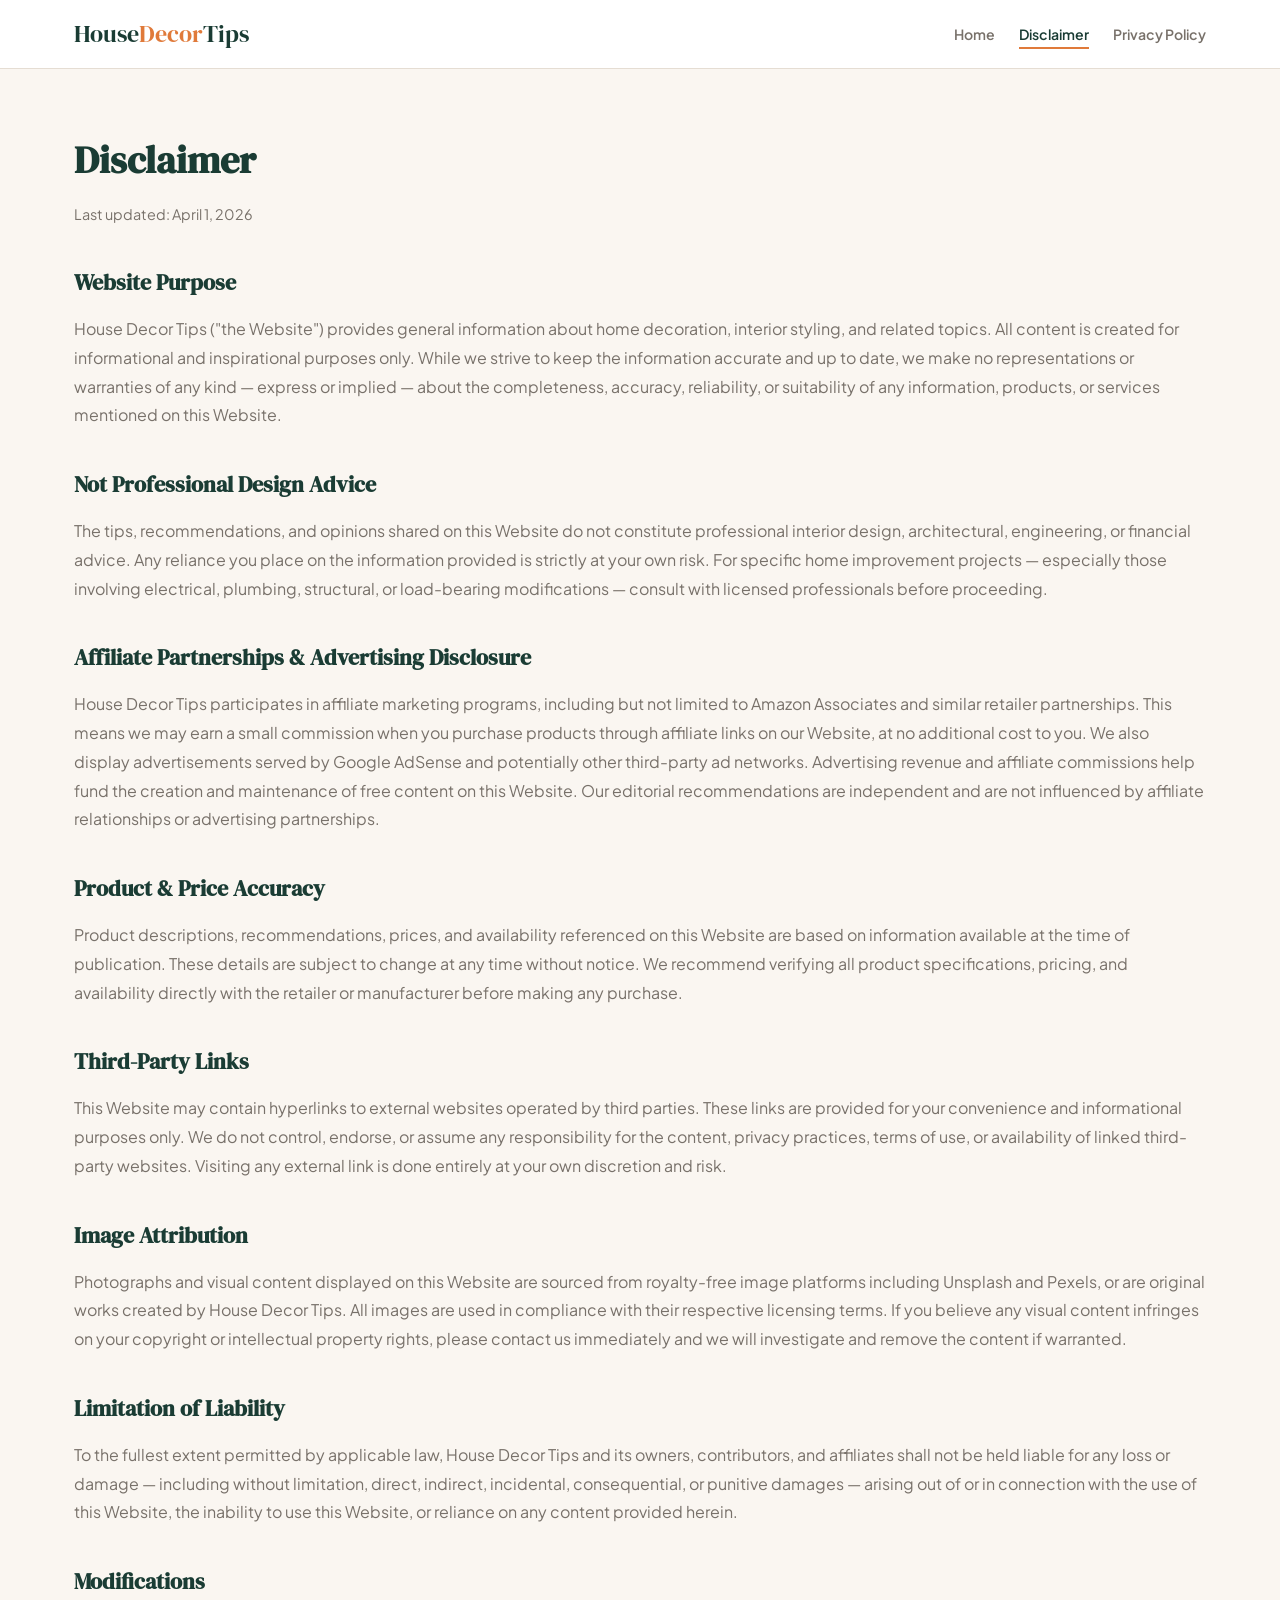
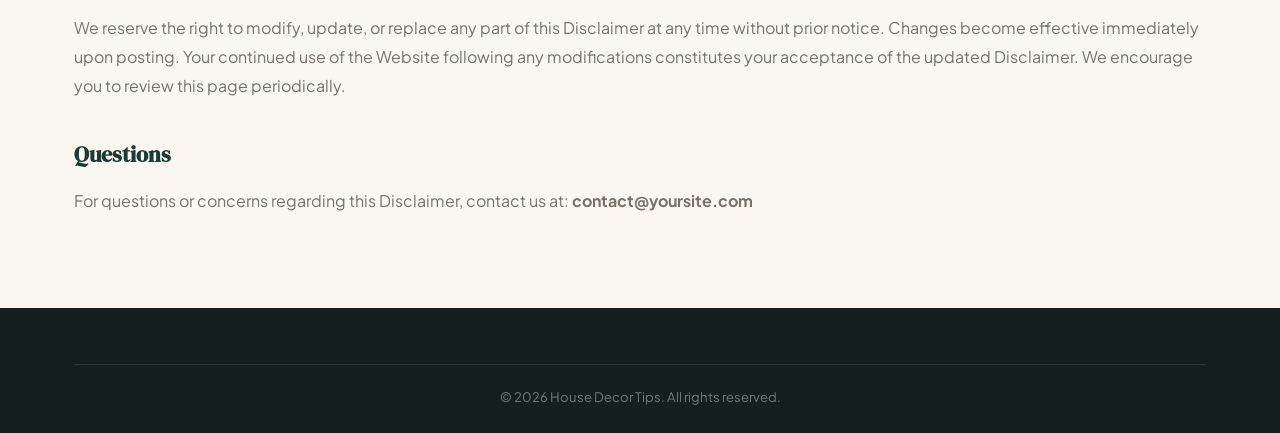
<file: public/disclaimer.html>
<!DOCTYPE html>
<html lang="en">
<head>
    <meta charset="UTF-8">
    <meta name="viewport" content="width=device-width, initial-scale=1.0">
    <meta name="description" content="Disclaimer for House Decor Tips — information about content accuracy, affiliate relationships, and advertising policies.">
    <meta name="robots" content="noindex, follow">
    <title>Disclaimer — House Decor Tips</title>
    <link rel="preconnect" href="https://fonts.googleapis.com">
    <link rel="preconnect" href="https://fonts.gstatic.com" crossorigin>
    <link href="https://fonts.googleapis.com/css2?family=DM+Serif+Display&family=Plus+Jakarta+Sans:wght@400;500;600;700;800&display=swap" rel="stylesheet">
    <link rel="stylesheet" href="style.css">
</head>
<body>

    <header class="site-header" id="siteHeader">
        <div class="container header-inner">
            <a href="index.html" class="logo">House<span>Decor</span>Tips</a>
            <nav aria-label="Primary Navigation">
                <ul class="nav-menu" id="navMenu">
                    <li><a href="index.html">Home</a></li>
                    <li><a href="disclaimer.html" class="active">Disclaimer</a></li>
                    <li><a href="privacy-policy.html">Privacy Policy</a></li>
                </ul>
                <button class="menu-toggle" id="menuToggle" aria-label="Open navigation">
                    <svg width="28" height="28" viewBox="0 0 24 24" fill="none" stroke="currentColor" stroke-width="2.2" stroke-linecap="round"><line x1="3" y1="6" x2="21" y2="6"/><line x1="3" y1="12" x2="21" y2="12"/><line x1="3" y1="18" x2="21" y2="18"/></svg>
                </button>
            </nav>
        </div>
    </header>

    <main class="legal-page">
        <div class="container">
            <h1>Disclaimer</h1>
            <p class="updated">Last updated: April 1, 2026</p>

            <h2>Website Purpose</h2>
            <p>House Decor Tips ("the Website") provides general information about home decoration, interior styling, and related topics. All content is created for informational and inspirational purposes only. While we strive to keep the information accurate and up to date, we make no representations or warranties of any kind — express or implied — about the completeness, accuracy, reliability, or suitability of any information, products, or services mentioned on this Website.</p>

            <h2>Not Professional Design Advice</h2>
            <p>The tips, recommendations, and opinions shared on this Website do not constitute professional interior design, architectural, engineering, or financial advice. Any reliance you place on the information provided is strictly at your own risk. For specific home improvement projects — especially those involving electrical, plumbing, structural, or load-bearing modifications — consult with licensed professionals before proceeding.</p>

            <h2>Affiliate Partnerships & Advertising Disclosure</h2>
            <p>House Decor Tips participates in affiliate marketing programs, including but not limited to Amazon Associates and similar retailer partnerships. This means we may earn a small commission when you purchase products through affiliate links on our Website, at no additional cost to you. We also display advertisements served by Google AdSense and potentially other third-party ad networks. Advertising revenue and affiliate commissions help fund the creation and maintenance of free content on this Website. Our editorial recommendations are independent and are not influenced by affiliate relationships or advertising partnerships.</p>

            <h2>Product & Price Accuracy</h2>
            <p>Product descriptions, recommendations, prices, and availability referenced on this Website are based on information available at the time of publication. These details are subject to change at any time without notice. We recommend verifying all product specifications, pricing, and availability directly with the retailer or manufacturer before making any purchase.</p>

            <h2>Third-Party Links</h2>
            <p>This Website may contain hyperlinks to external websites operated by third parties. These links are provided for your convenience and informational purposes only. We do not control, endorse, or assume any responsibility for the content, privacy practices, terms of use, or availability of linked third-party websites. Visiting any external link is done entirely at your own discretion and risk.</p>

            <h2>Image Attribution</h2>
            <p>Photographs and visual content displayed on this Website are sourced from royalty-free image platforms including Unsplash and Pexels, or are original works created by House Decor Tips. All images are used in compliance with their respective licensing terms. If you believe any visual content infringes on your copyright or intellectual property rights, please contact us immediately and we will investigate and remove the content if warranted.</p>

            <h2>Limitation of Liability</h2>
            <p>To the fullest extent permitted by applicable law, House Decor Tips and its owners, contributors, and affiliates shall not be held liable for any loss or damage — including without limitation, direct, indirect, incidental, consequential, or punitive damages — arising out of or in connection with the use of this Website, the inability to use this Website, or reliance on any content provided herein.</p>

            <h2>Modifications</h2>
            <p>We reserve the right to modify, update, or replace any part of this Disclaimer at any time without prior notice. Changes become effective immediately upon posting. Your continued use of the Website following any modifications constitutes your acceptance of the updated Disclaimer. We encourage you to review this page periodically.</p>

            <h2>Questions</h2>
            <p>For questions or concerns regarding this Disclaimer, contact us at: <strong>contact@yoursite.com</strong></p>
        </div>
    </main>

    <footer class="site-footer">
        <div class="container"><div class="footer-bottom"><p>&copy; 2026 House Decor Tips. All rights reserved.</p></div></div>
    </footer>

    <script src="script.js"></script>
</body>
</html>
</file>
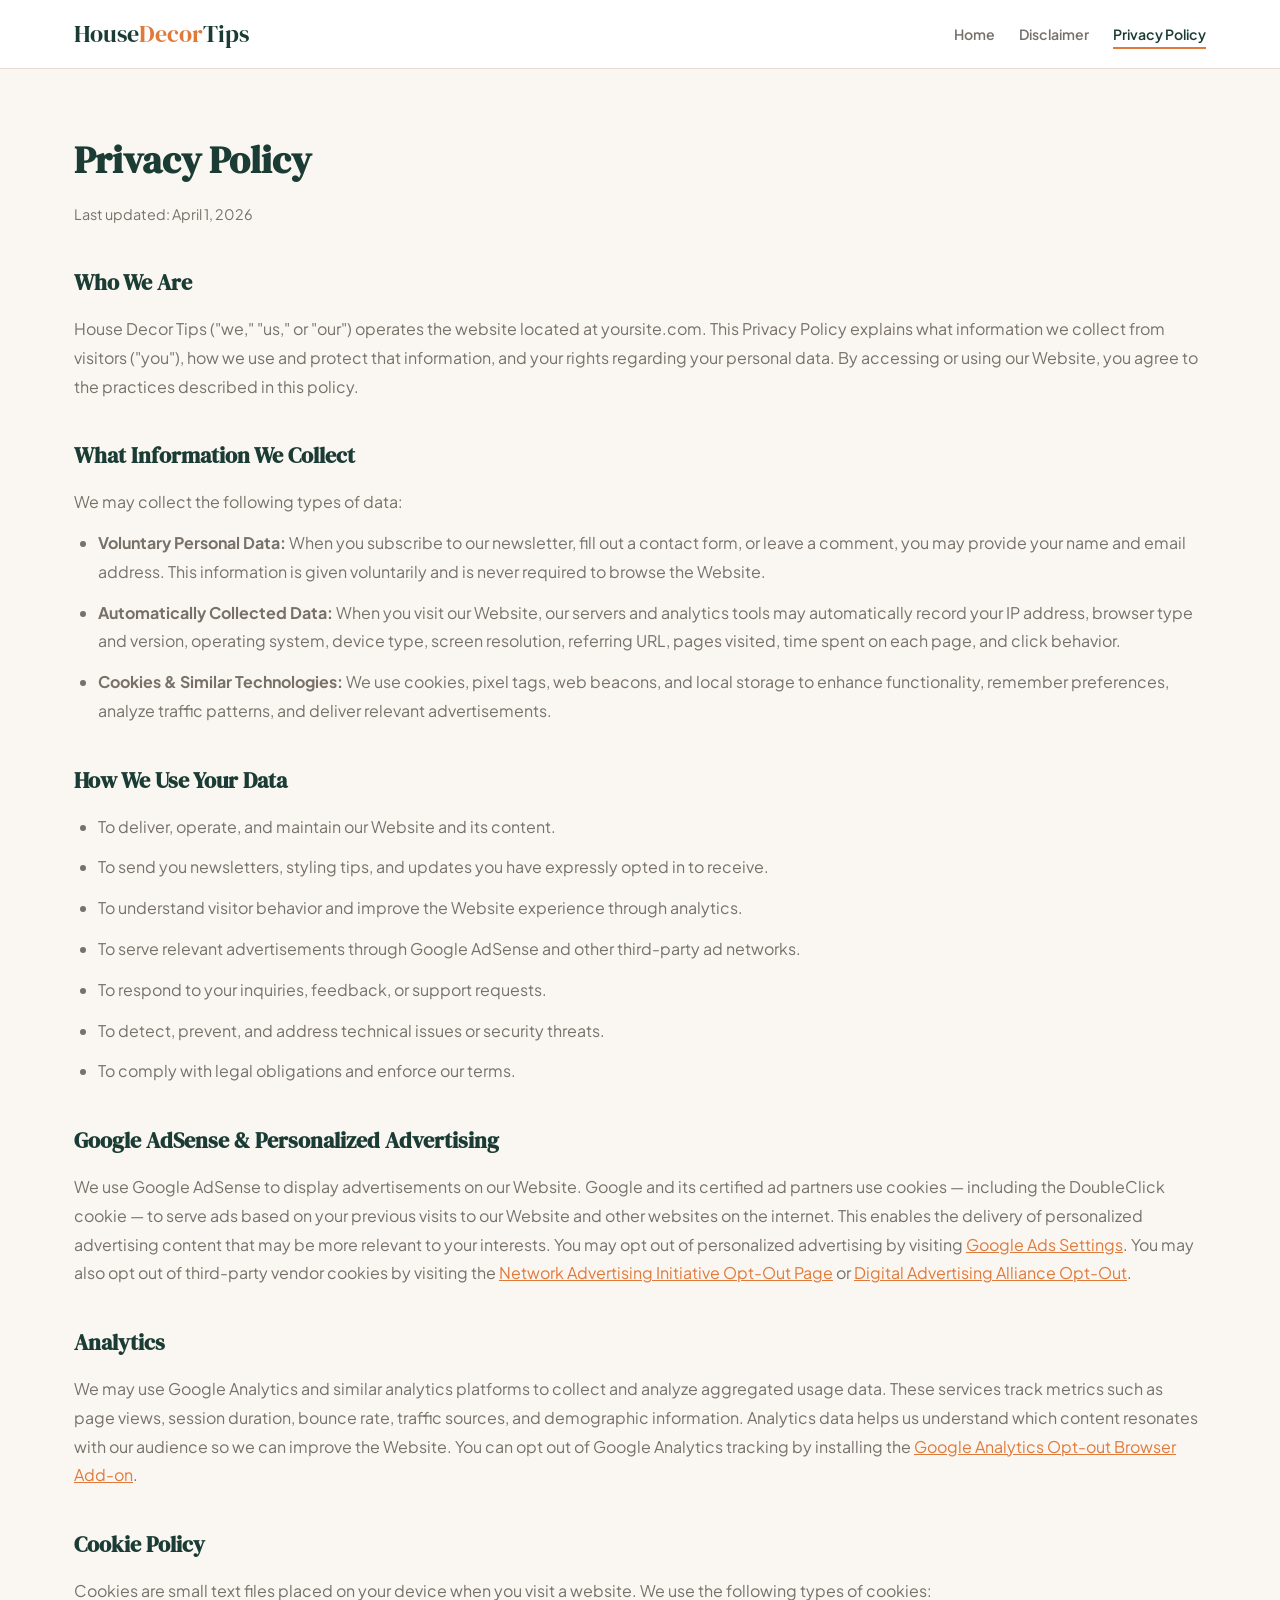
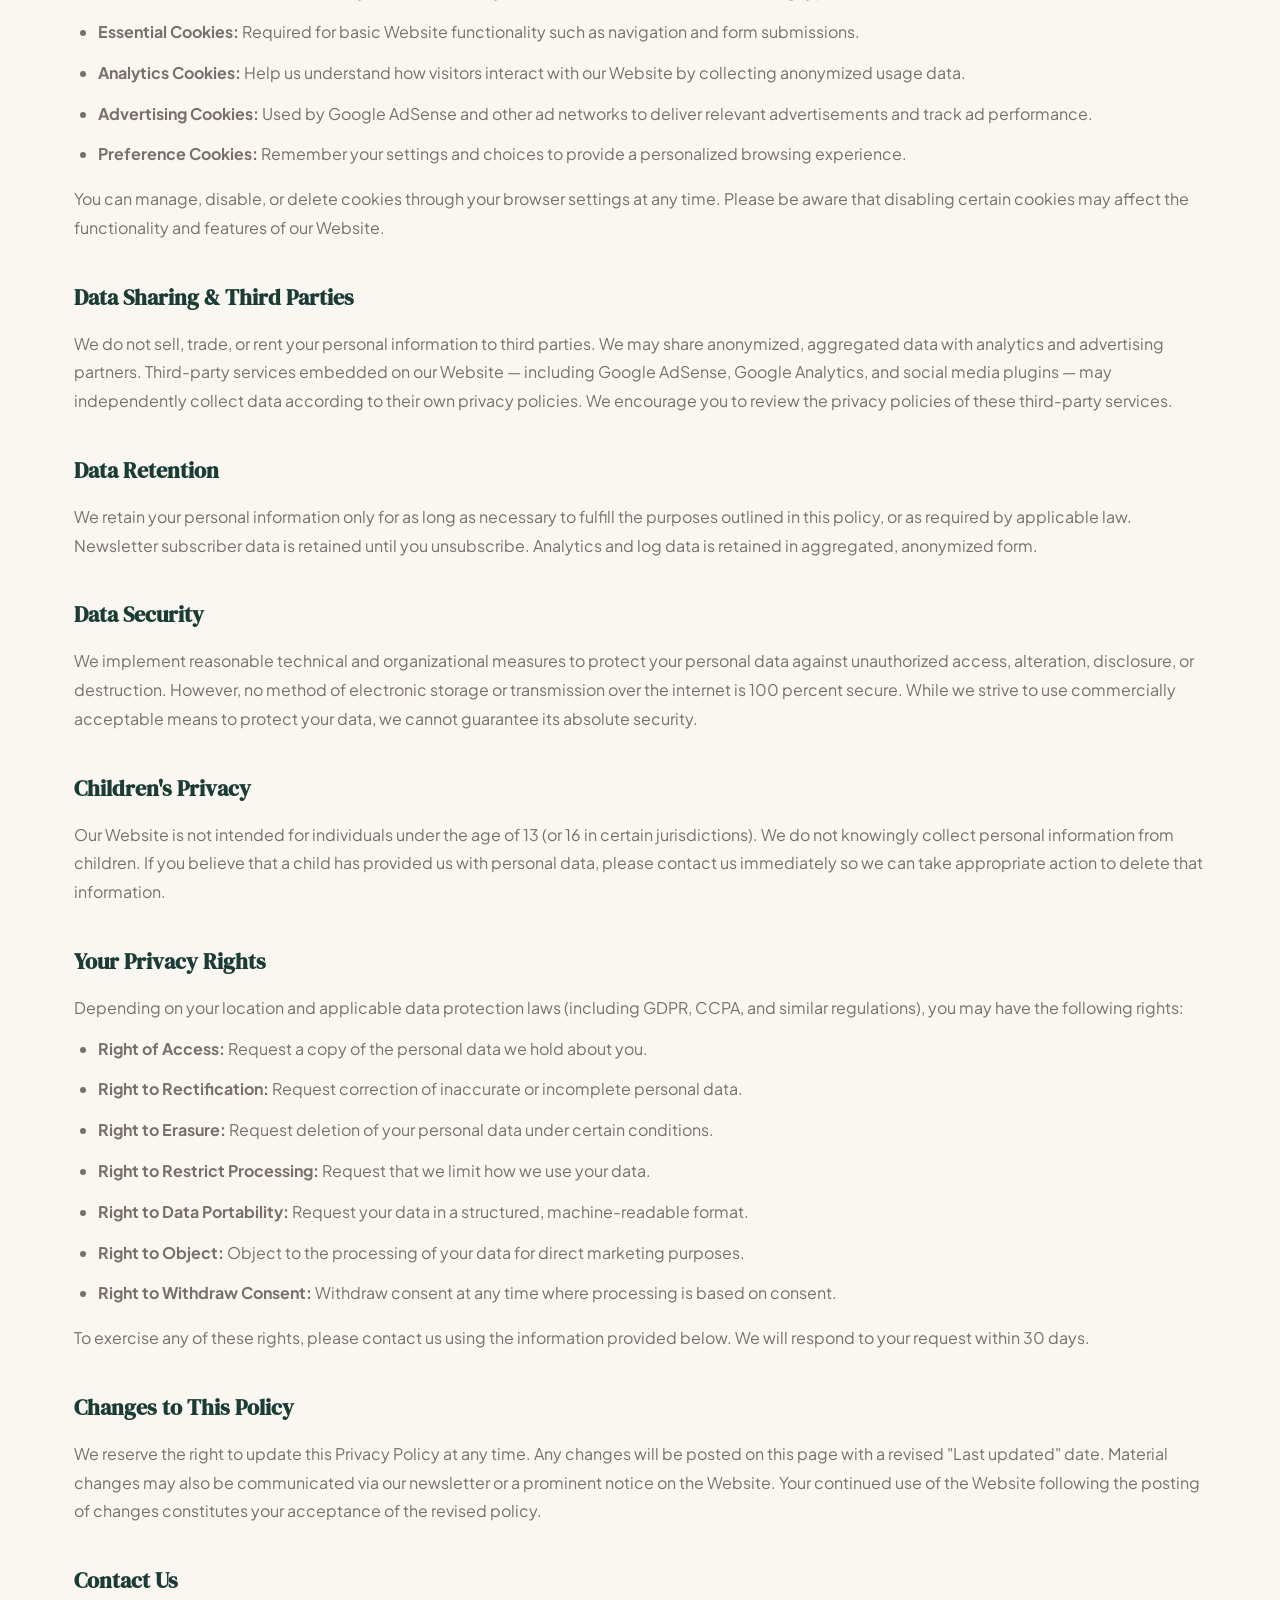
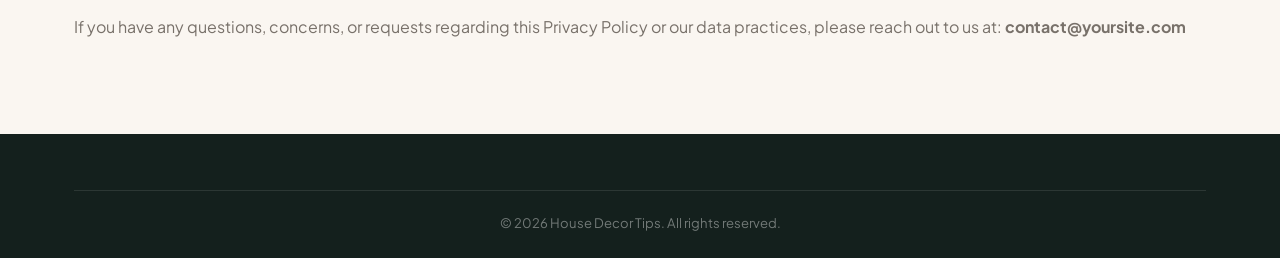
<file: public/privacy-policy.html>
<!DOCTYPE html>
<html lang="en">
<head>
    <meta charset="UTF-8">
    <meta name="viewport" content="width=device-width, initial-scale=1.0">
    <meta name="description" content="Privacy Policy for House Decor Tips — how we collect, use, store, and protect your personal information.">
    <meta name="robots" content="noindex, follow">
    <title>Privacy Policy — House Decor Tips</title>
    <link rel="preconnect" href="https://fonts.googleapis.com">
    <link rel="preconnect" href="https://fonts.gstatic.com" crossorigin>
    <link href="https://fonts.googleapis.com/css2?family=DM+Serif+Display&family=Plus+Jakarta+Sans:wght@400;500;600;700;800&display=swap" rel="stylesheet">
    <link rel="stylesheet" href="style.css">
</head>
<body>

    <header class="site-header" id="siteHeader">
        <div class="container header-inner">
            <a href="index.html" class="logo">House<span>Decor</span>Tips</a>
            <nav aria-label="Primary Navigation">
                <ul class="nav-menu" id="navMenu">
                    <li><a href="index.html">Home</a></li>
                    <li><a href="disclaimer.html">Disclaimer</a></li>
                    <li><a href="privacy-policy.html" class="active">Privacy Policy</a></li>
                </ul>
                <button class="menu-toggle" id="menuToggle" aria-label="Open navigation">
                    <svg width="28" height="28" viewBox="0 0 24 24" fill="none" stroke="currentColor" stroke-width="2.2" stroke-linecap="round"><line x1="3" y1="6" x2="21" y2="6"/><line x1="3" y1="12" x2="21" y2="12"/><line x1="3" y1="18" x2="21" y2="18"/></svg>
                </button>
            </nav>
        </div>
    </header>

    <main class="legal-page">
        <div class="container">
            <h1>Privacy Policy</h1>
            <p class="updated">Last updated: April 1, 2026</p>

            <h2>Who We Are</h2>
            <p>House Decor Tips ("we," "us," or "our") operates the website located at yoursite.com. This Privacy Policy explains what information we collect from visitors ("you"), how we use and protect that information, and your rights regarding your personal data. By accessing or using our Website, you agree to the practices described in this policy.</p>

            <h2>What Information We Collect</h2>
            <p>We may collect the following types of data:</p>
            <ul>
                <li><strong>Voluntary Personal Data:</strong> When you subscribe to our newsletter, fill out a contact form, or leave a comment, you may provide your name and email address. This information is given voluntarily and is never required to browse the Website.</li>
                <li><strong>Automatically Collected Data:</strong> When you visit our Website, our servers and analytics tools may automatically record your IP address, browser type and version, operating system, device type, screen resolution, referring URL, pages visited, time spent on each page, and click behavior.</li>
                <li><strong>Cookies & Similar Technologies:</strong> We use cookies, pixel tags, web beacons, and local storage to enhance functionality, remember preferences, analyze traffic patterns, and deliver relevant advertisements.</li>
            </ul>

            <h2>How We Use Your Data</h2>
            <ul>
                <li>To deliver, operate, and maintain our Website and its content.</li>
                <li>To send you newsletters, styling tips, and updates you have expressly opted in to receive.</li>
                <li>To understand visitor behavior and improve the Website experience through analytics.</li>
                <li>To serve relevant advertisements through Google AdSense and other third-party ad networks.</li>
                <li>To respond to your inquiries, feedback, or support requests.</li>
                <li>To detect, prevent, and address technical issues or security threats.</li>
                <li>To comply with legal obligations and enforce our terms.</li>
            </ul>

            <h2>Google AdSense & Personalized Advertising</h2>
            <p>We use Google AdSense to display advertisements on our Website. Google and its certified ad partners use cookies — including the DoubleClick cookie — to serve ads based on your previous visits to our Website and other websites on the internet. This enables the delivery of personalized advertising content that may be more relevant to your interests. You may opt out of personalized advertising by visiting <a href="https://www.google.com/settings/ads" target="_blank" rel="noopener noreferrer">Google Ads Settings</a>. You may also opt out of third-party vendor cookies by visiting the <a href="https://optout.networkadvertising.org/" target="_blank" rel="noopener noreferrer">Network Advertising Initiative Opt-Out Page</a> or <a href="https://optout.aboutads.info/" target="_blank" rel="noopener noreferrer">Digital Advertising Alliance Opt-Out</a>.</p>

            <h2>Analytics</h2>
            <p>We may use Google Analytics and similar analytics platforms to collect and analyze aggregated usage data. These services track metrics such as page views, session duration, bounce rate, traffic sources, and demographic information. Analytics data helps us understand which content resonates with our audience so we can improve the Website. You can opt out of Google Analytics tracking by installing the <a href="https://tools.google.com/dlpage/gaoptout" target="_blank" rel="noopener noreferrer">Google Analytics Opt-out Browser Add-on</a>.</p>

            <h2>Cookie Policy</h2>
            <p>Cookies are small text files placed on your device when you visit a website. We use the following types of cookies:</p>
            <ul>
                <li><strong>Essential Cookies:</strong> Required for basic Website functionality such as navigation and form submissions.</li>
                <li><strong>Analytics Cookies:</strong> Help us understand how visitors interact with our Website by collecting anonymized usage data.</li>
                <li><strong>Advertising Cookies:</strong> Used by Google AdSense and other ad networks to deliver relevant advertisements and track ad performance.</li>
                <li><strong>Preference Cookies:</strong> Remember your settings and choices to provide a personalized browsing experience.</li>
            </ul>
            <p>You can manage, disable, or delete cookies through your browser settings at any time. Please be aware that disabling certain cookies may affect the functionality and features of our Website.</p>

            <h2>Data Sharing & Third Parties</h2>
            <p>We do not sell, trade, or rent your personal information to third parties. We may share anonymized, aggregated data with analytics and advertising partners. Third-party services embedded on our Website — including Google AdSense, Google Analytics, and social media plugins — may independently collect data according to their own privacy policies. We encourage you to review the privacy policies of these third-party services.</p>

            <h2>Data Retention</h2>
            <p>We retain your personal information only for as long as necessary to fulfill the purposes outlined in this policy, or as required by applicable law. Newsletter subscriber data is retained until you unsubscribe. Analytics and log data is retained in aggregated, anonymized form.</p>

            <h2>Data Security</h2>
            <p>We implement reasonable technical and organizational measures to protect your personal data against unauthorized access, alteration, disclosure, or destruction. However, no method of electronic storage or transmission over the internet is 100 percent secure. While we strive to use commercially acceptable means to protect your data, we cannot guarantee its absolute security.</p>

            <h2>Children's Privacy</h2>
            <p>Our Website is not intended for individuals under the age of 13 (or 16 in certain jurisdictions). We do not knowingly collect personal information from children. If you believe that a child has provided us with personal data, please contact us immediately so we can take appropriate action to delete that information.</p>

            <h2>Your Privacy Rights</h2>
            <p>Depending on your location and applicable data protection laws (including GDPR, CCPA, and similar regulations), you may have the following rights:</p>
            <ul>
                <li><strong>Right of Access:</strong> Request a copy of the personal data we hold about you.</li>
                <li><strong>Right to Rectification:</strong> Request correction of inaccurate or incomplete personal data.</li>
                <li><strong>Right to Erasure:</strong> Request deletion of your personal data under certain conditions.</li>
                <li><strong>Right to Restrict Processing:</strong> Request that we limit how we use your data.</li>
                <li><strong>Right to Data Portability:</strong> Request your data in a structured, machine-readable format.</li>
                <li><strong>Right to Object:</strong> Object to the processing of your data for direct marketing purposes.</li>
                <li><strong>Right to Withdraw Consent:</strong> Withdraw consent at any time where processing is based on consent.</li>
            </ul>
            <p>To exercise any of these rights, please contact us using the information provided below. We will respond to your request within 30 days.</p>

            <h2>Changes to This Policy</h2>
            <p>We reserve the right to update this Privacy Policy at any time. Any changes will be posted on this page with a revised "Last updated" date. Material changes may also be communicated via our newsletter or a prominent notice on the Website. Your continued use of the Website following the posting of changes constitutes your acceptance of the revised policy.</p>

            <h2>Contact Us</h2>
            <p>If you have any questions, concerns, or requests regarding this Privacy Policy or our data practices, please reach out to us at: <strong>contact@yoursite.com</strong></p>
        </div>
    </main>

    <footer class="site-footer">
        <div class="container"><div class="footer-bottom"><p>&copy; 2026 House Decor Tips. All rights reserved.</p></div></div>
    </footer>

    <script src="script.js"></script>
</body>
</html>
</file>
<file: public/style.css>
/* ===== RESET ===== */
*, *::before, *::after { margin:0; padding:0; box-sizing:border-box; }

:root {
    --pri: #1a3c34;
    --pri-light: #2d6a5a;
    --accent: #e07a3a;
    --accent-hover: #c4622b;
    --cream: #faf6f1;
    --sand: #f0e9df;
    --surface: #ffffff;
    --text: #2a2520;
    --muted: #78716a;
    --border: #e5ddd3;
    --heading: 'DM Serif Display', Georgia, serif;
    --body: 'Plus Jakarta Sans', 'Segoe UI', sans-serif;
    --r: 14px;
    --r-lg: 20px;
    --shadow: 0 4px 24px rgba(26,60,52,0.07);
    --shadow-lg: 0 12px 40px rgba(26,60,52,0.12);
    --t: 0.3s ease;
}

html { scroll-behavior:smooth; }

body {
    font-family:var(--body); background:var(--cream);
    color:var(--text); line-height:1.8;
    -webkit-font-smoothing:antialiased;
}

.container { max-width:1180px; margin:0 auto; padding:0 24px; }

a { color:var(--pri); text-decoration:none; transition:color var(--t); }
a:hover { color:var(--accent); }

img { max-width:100%; height:auto; display:block; }

.sr-only { position:absolute;width:1px;height:1px;padding:0;margin:-1px;overflow:hidden;clip:rect(0,0,0,0);border:0; }

/* ===== PILLS ===== */
.pill {
    display:inline-block; padding:6px 16px; border-radius:50px;
    font-size:0.78rem; font-weight:700; letter-spacing:0.6px;
    background:rgba(224,122,58,0.12); color:var(--accent);
    text-transform:uppercase; margin-bottom:14px;
}
.pill-dark { background:rgba(26,60,52,0.08); color:var(--pri); }

/* ===== BUTTONS ===== */
.btn {
    display:inline-block; padding:14px 30px; border-radius:50px;
    font-weight:700; font-size:0.92rem; font-family:var(--body);
    cursor:pointer; border:2px solid transparent;
    transition:all var(--t);
}
.btn-accent { background:var(--accent); color:#fff; border-color:var(--accent); }
.btn-accent:hover { background:var(--accent-hover); border-color:var(--accent-hover); color:#fff; transform:translateY(-2px); box-shadow:var(--shadow); }
.btn-ghost { background:transparent; color:var(--pri); border-color:var(--border); }
.btn-ghost:hover { border-color:var(--pri); color:var(--pri); }

/* ===== TOP BAR ===== */
.top-bar {
    background:var(--pri); color:#fff;
    font-size:0.82rem; text-align:center;
    padding:8px 0;
}
.top-bar a { color:var(--accent); text-decoration:underline; font-weight:600; }

/* ===== HEADER ===== */
.site-header {
    background:var(--surface); border-bottom:1px solid var(--border);
    position:sticky; top:0; z-index:1000;
}
.header-inner { display:flex; justify-content:space-between; align-items:center; height:68px; }

.logo, .logo-footer {
    font-family:var(--heading); font-size:1.5rem; color:var(--pri);
}
.logo span, .logo-footer span { color:var(--accent); }

.nav-menu { display:flex; list-style:none; gap:24px; align-items:center; }
.nav-menu a {
    font-size:0.88rem; font-weight:600; color:var(--muted);
    padding:4px 0; border-bottom:2px solid transparent;
}
.nav-menu a:hover, .nav-menu a.active { color:var(--pri); border-color:var(--accent); }
.nav-legal a { font-size:0.82rem; }

.menu-toggle { display:none; background:none; border:none; cursor:pointer; color:var(--text); }

/* ===== HERO ===== */
.hero { padding:64px 0 48px; }

.hero-grid {
    display:grid; grid-template-columns:1fr 1fr;
    gap:48px; align-items:center;
}

.hero-text h1 {
    font-family:var(--heading); font-size:2.9rem;
    line-height:1.18; margin-bottom:18px; color:var(--pri);
}

.hero-text p { color:var(--muted); font-size:1.08rem; margin-bottom:28px; max-width:500px; }

.hero-actions { display:flex; gap:14px; flex-wrap:wrap; margin-bottom:36px; }

.hero-stats {
    display:flex; gap:36px;
    border-top:1px solid var(--border); padding-top:24px;
}
.hero-stats div { display:flex; flex-direction:column; }
.hero-stats strong { font-size:1.6rem; color:var(--pri); font-family:var(--heading); }
.hero-stats span { font-size:0.78rem; color:var(--muted); text-transform:uppercase; letter-spacing:0.5px; }

.hero-image { position:relative; }
.hero-image img { border-radius:var(--r-lg); box-shadow:var(--shadow-lg); }

.hero-float-card {
    position:absolute; bottom:24px; left:-28px;
    background:var(--surface); border-radius:var(--r);
    padding:14px 20px; display:flex; align-items:center; gap:12px;
    box-shadow:var(--shadow-lg); animation:float 3s ease-in-out infinite;
}
.hero-float-card span { font-size:1.8rem; }
.hero-float-card strong { display:block; font-size:0.88rem; color:var(--pri); }
.hero-float-card small { font-size:0.78rem; color:var(--muted); }

@keyframes float { 0%,100%{transform:translateY(0)} 50%{transform:translateY(-8px)} }

/* ===== SECTIONS ===== */
.section { padding:80px 0; }
.section-tinted { background:var(--sand); }

.section-head { display:flex; justify-content:space-between; align-items:flex-end; flex-wrap:wrap; gap:16px; margin-bottom:52px; }
.section-head.center { flex-direction:column; align-items:center; text-align:center; }
.section-head h2 { font-family:var(--heading); font-size:2.2rem; color:var(--pri); line-height:1.2; }
.section-desc { color:var(--muted); max-width:380px; font-size:0.95rem; }

/* ===== POST CARDS ===== */
.post-card {
    display:grid; grid-template-columns:1fr 1fr;
    background:var(--surface); border-radius:var(--r-lg);
    box-shadow:var(--shadow); overflow:hidden;
    margin-bottom:40px; transition:transform var(--t), box-shadow var(--t);
}
.post-card:hover { transform:translateY(-5px); box-shadow:var(--shadow-lg); }

.post-card-reverse { direction:rtl; }
.post-card-reverse > * { direction:ltr; }

.post-image { position:relative; overflow:hidden; }
.post-image img { width:100%; height:100%; object-fit:cover; transition:transform 0.5s ease; border-radius:0; }
.post-card:hover .post-image img { transform:scale(1.05); }

.post-tag {
    position:absolute; top:16px; left:16px;
    background:var(--accent); color:#fff;
    padding:5px 14px; border-radius:50px;
    font-size:0.75rem; font-weight:700; text-transform:uppercase;
    letter-spacing:0.5px;
}
.post-card-reverse .post-tag { left:auto; right:16px; }

.post-body { padding:36px 40px; display:flex; flex-direction:column; justify-content:center; }
.post-body h3 { font-family:var(--heading); font-size:1.35rem; margin-bottom:16px; color:var(--pri); line-height:1.3; }
.post-body p { color:var(--muted); font-size:0.96rem; }

/* ===== CATEGORY GRID ===== */
.cat-grid { display:grid; grid-template-columns:repeat(auto-fit,minmax(280px,1fr)); gap:20px; }

.cat-card {
    display:block; background:var(--surface); border-radius:var(--r);
    padding:32px 28px; border:2px solid var(--border);
    transition:all var(--t); text-align:center;
}
.cat-card:hover { border-color:var(--accent); transform:translateY(-4px); box-shadow:var(--shadow); background:var(--accent,#e8c8a0); background:var(--accent); color:#fff; }
.cat-card:hover h3, .cat-card:hover p { color:#fff; }

.cat-emoji { font-size:2.6rem; display:block; margin-bottom:14px; }
.cat-card h3 { font-family:var(--heading); font-size:1.15rem; margin-bottom:8px; color:var(--pri); }
.cat-card p { font-size:0.88rem; color:var(--muted); }

/* ===== SUBSCRIBE ===== */
.subscribe-section {
    background:var(--pri); color:#fff; text-align:center;
}
.subscribe-inner { max-width:560px; margin:0 auto; }
.subscribe-inner .pill { background:rgba(255,255,255,0.15); color:#fff; }
.subscribe-inner h2 { font-family:var(--heading); font-size:2rem; margin-bottom:12px; color:#fff; }
.subscribe-inner > p { opacity:0.85; margin-bottom:28px; }
.subscribe-inner small { display:block; margin-top:14px; opacity:0.6; font-size:0.82rem; }

.sub-form { display:flex; gap:12px; justify-content:center; flex-wrap:wrap; }
.sub-form input[type="email"] {
    flex:1; min-width:250px; padding:14px 22px;
    border:2px solid rgba(255,255,255,0.25); border-radius:50px;
    background:rgba(255,255,255,0.1); color:#fff;
    font-size:1rem; font-family:var(--body); outline:none;
    transition:border var(--t);
}
.sub-form input::placeholder { color:rgba(255,255,255,0.5); }
.sub-form input:focus { border-color:var(--accent); }

/* ===== AD SLOT ===== */
.ad-slot { margin:32px auto; text-align:center; min-height:90px; }

/* ===== FOOTER ===== */
.site-footer { background:#14201d; color:#fff; padding:56px 0 24px; }

.footer-top { display:flex; justify-content:space-between; gap:40px; flex-wrap:wrap; margin-bottom:36px; }
.footer-brand { max-width:320px; }
.footer-brand p { color:rgba(255,255,255,0.6); font-size:0.9rem; margin-top:12px; }

.footer-links { display:flex; gap:56px; flex-wrap:wrap; }
.footer-links h4 { font-size:0.92rem; margin-bottom:14px; text-transform:uppercase; letter-spacing:0.8px; }
.footer-links ul { list-style:none; }
.footer-links li { margin-bottom:8px; }
.footer-links a { color:rgba(255,255,255,0.6); font-size:0.88rem; }
.footer-links a:hover { color:var(--accent); }

.footer-bottom { border-top:1px solid rgba(255,255,255,0.1); padding-top:20px; text-align:center; font-size:0.82rem; color:rgba(255,255,255,0.4); }

/* ===== LEGAL PAGES ===== */
.legal-page { padding:56px 0 80px; }
.legal-page h1 { font-family:var(--heading); font-size:2.4rem; color:var(--pri); margin-bottom:8px; }
.legal-page .updated { color:var(--muted); margin-bottom:36px; font-size:0.9rem; }
.legal-page h2 { font-family:var(--heading); font-size:1.35rem; margin-top:36px; margin-bottom:12px; color:var(--pri); text-align:left; }
.legal-page p, .legal-page li { color:var(--muted); font-size:1rem; margin-bottom:12px; }
.legal-page ul { padding-left:24px; margin-bottom:16px; }
.legal-page a { color:var(--accent); text-decoration:underline; }

/* ===== RESPONSIVE ===== */
@media (max-width:960px) {
    .hero-grid { grid-template-columns:1fr; text-align:center; }
    .hero-text h1 { font-size:2.2rem; }
    .hero-text p { margin:0 auto 28px; }
    .hero-actions { justify-content:center; }
    .hero-stats { justify-content:center; }
    .hero-float-card { left:auto; right:20px; }
    .post-card, .post-card-reverse { grid-template-columns:1fr; direction:ltr; }
    .post-card-reverse > * { direction:ltr; }
    .post-card-reverse .post-tag { left:16px; right:auto; }
    .post-image img { height:300px; }
}

@media (max-width:768px) {
    .nav-menu {
        display:none; flex-direction:column;
        position:absolute; top:68px; left:0; right:0;
        background:var(--surface); padding:24px;
        box-shadow:var(--shadow-lg); gap:14px;
        border-bottom:1px solid var(--border);
    }
    .nav-menu.open { display:flex; }
    .menu-toggle { display:block; }
    .hero-text h1 { font-size:1.8rem; }
    .hero-stats { gap:24px; }
    .section { padding:56px 0; }
    .section-head { flex-direction:column; align-items:flex-start; }
    .post-body { padding:24px; }
    .footer-top { flex-direction:column; }
}
</file>
